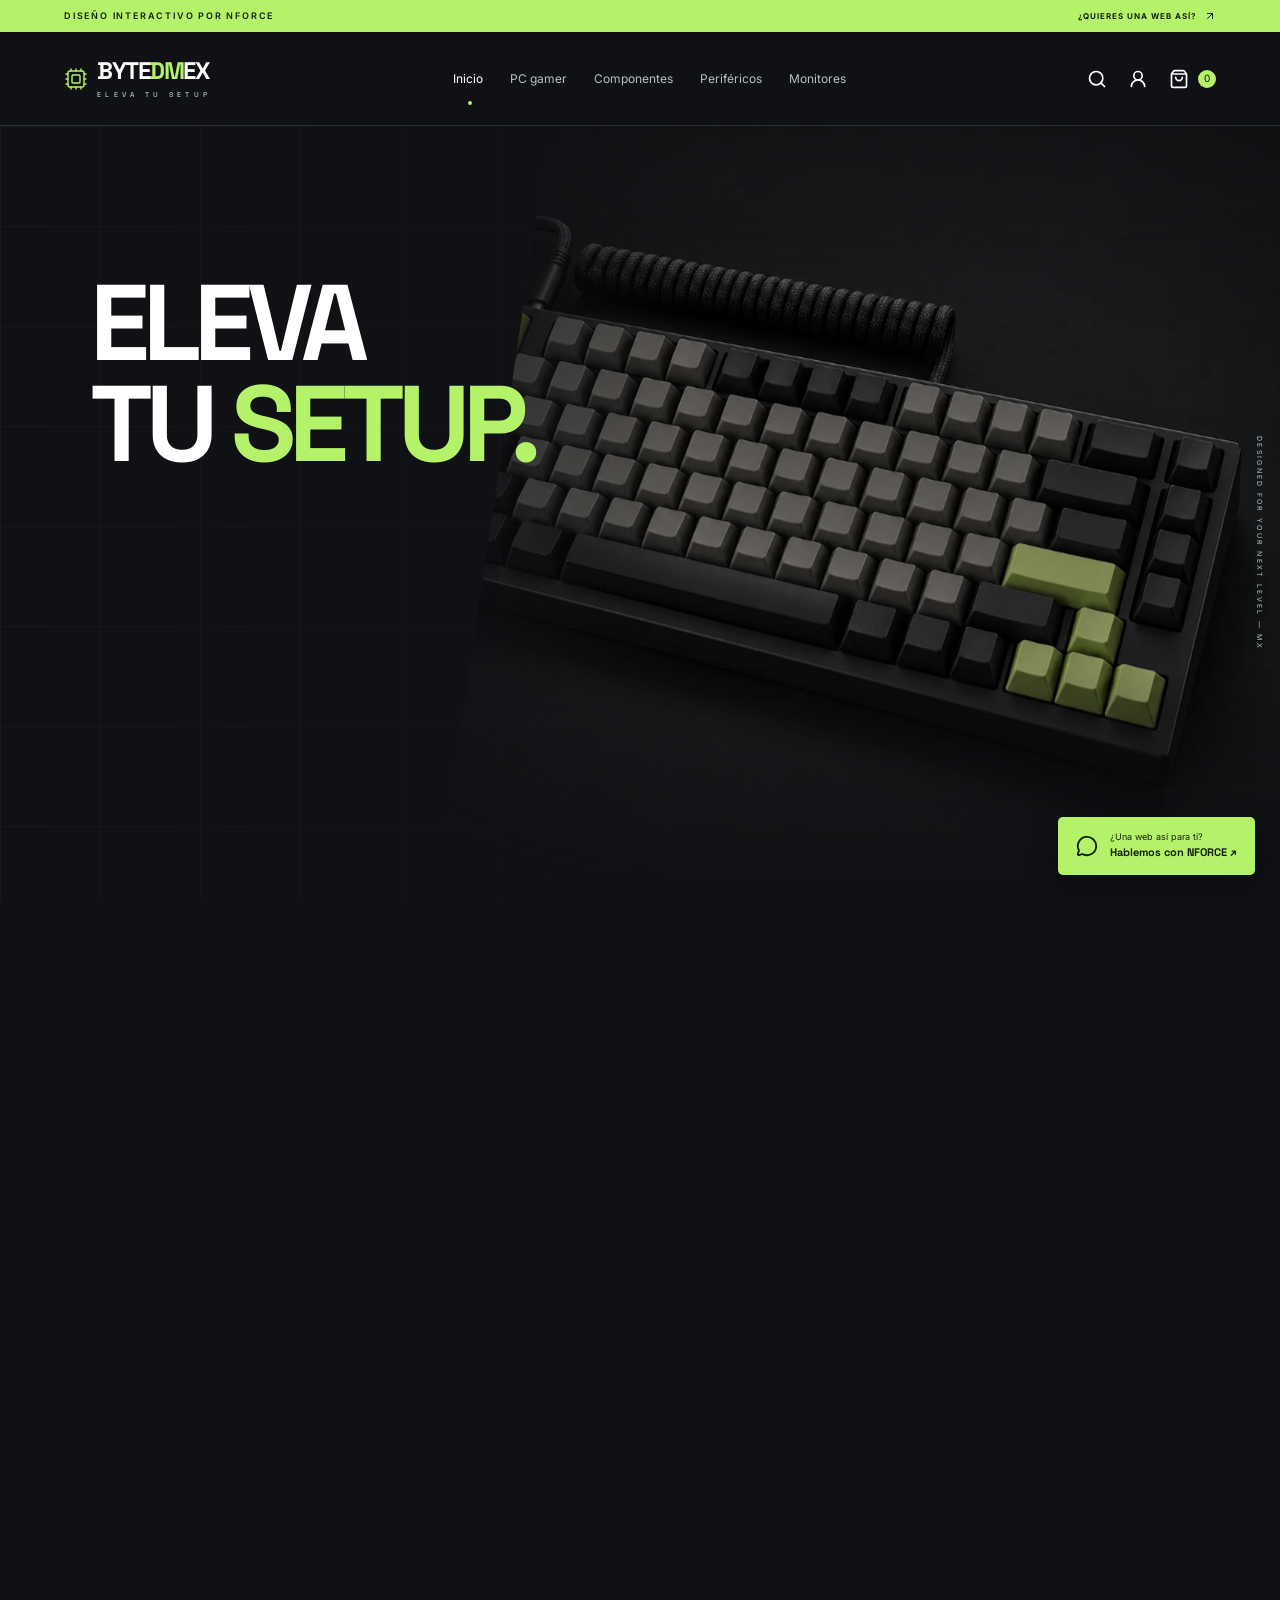
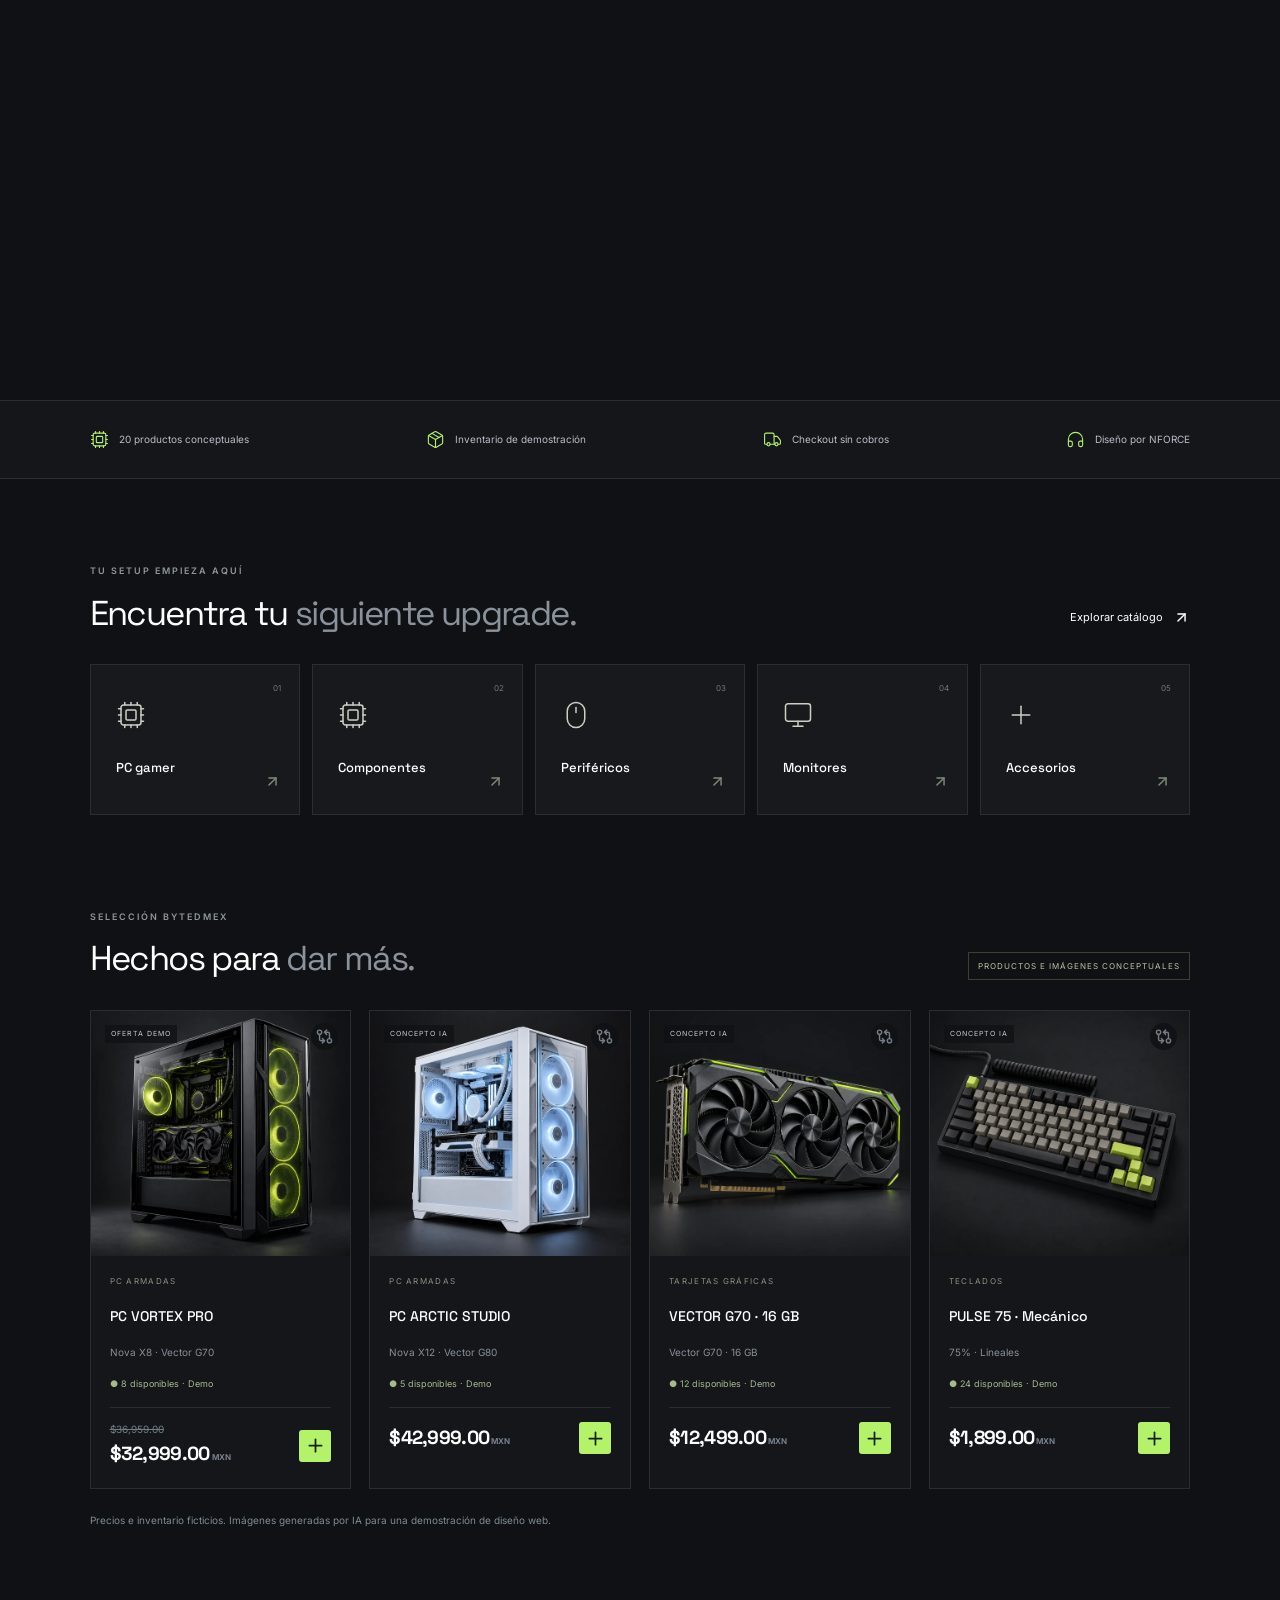
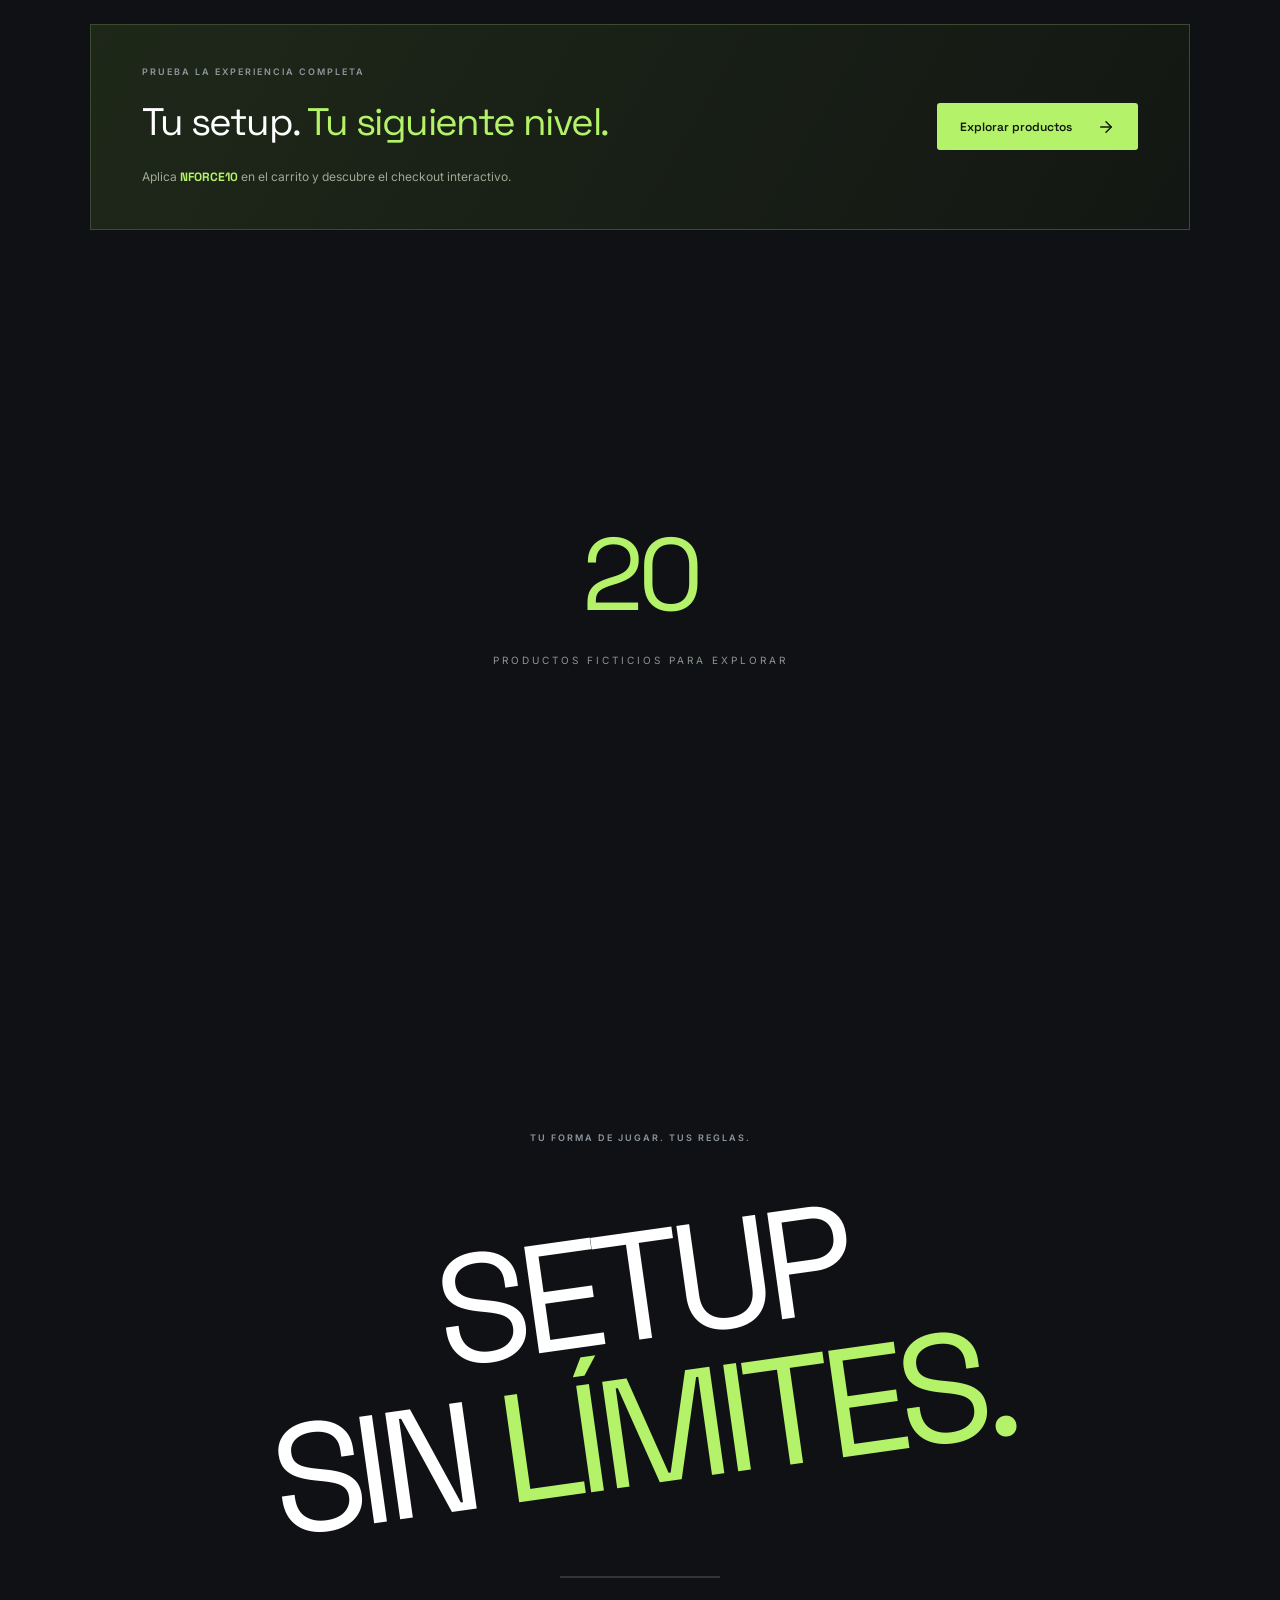
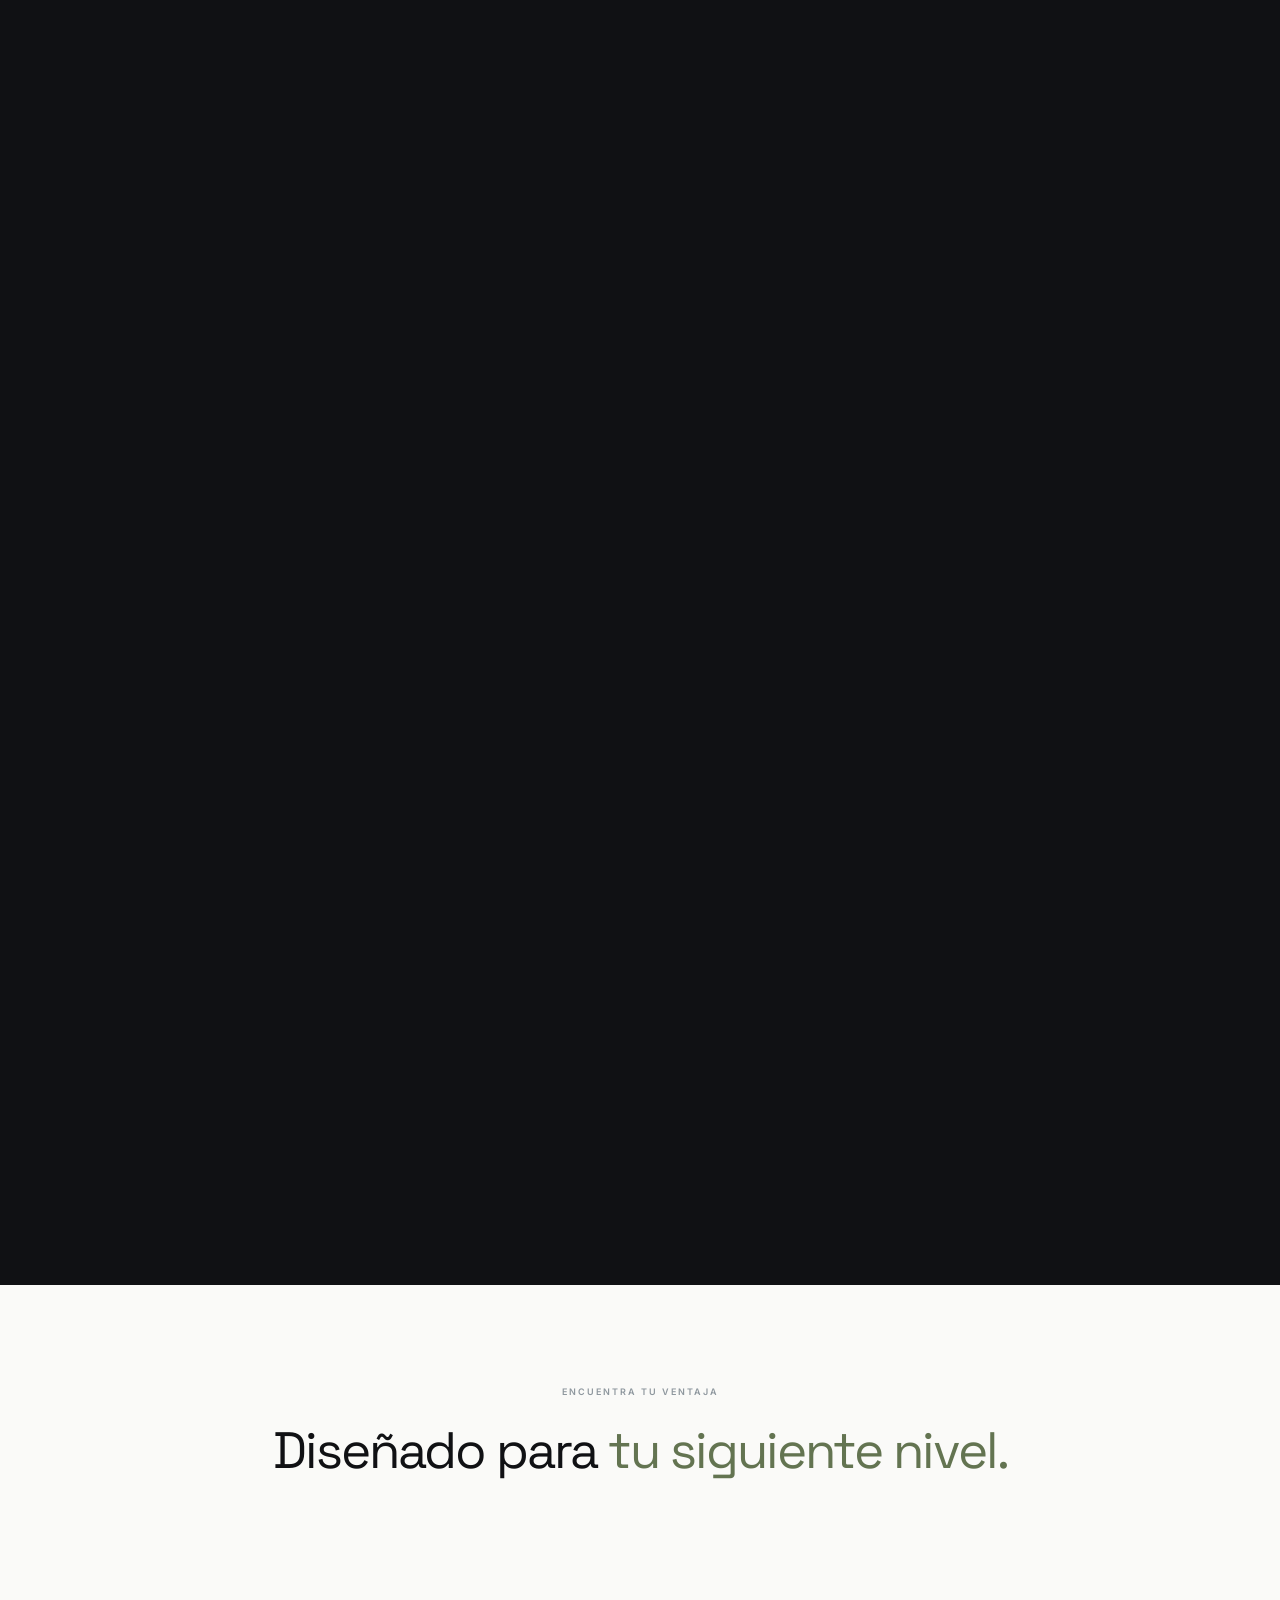
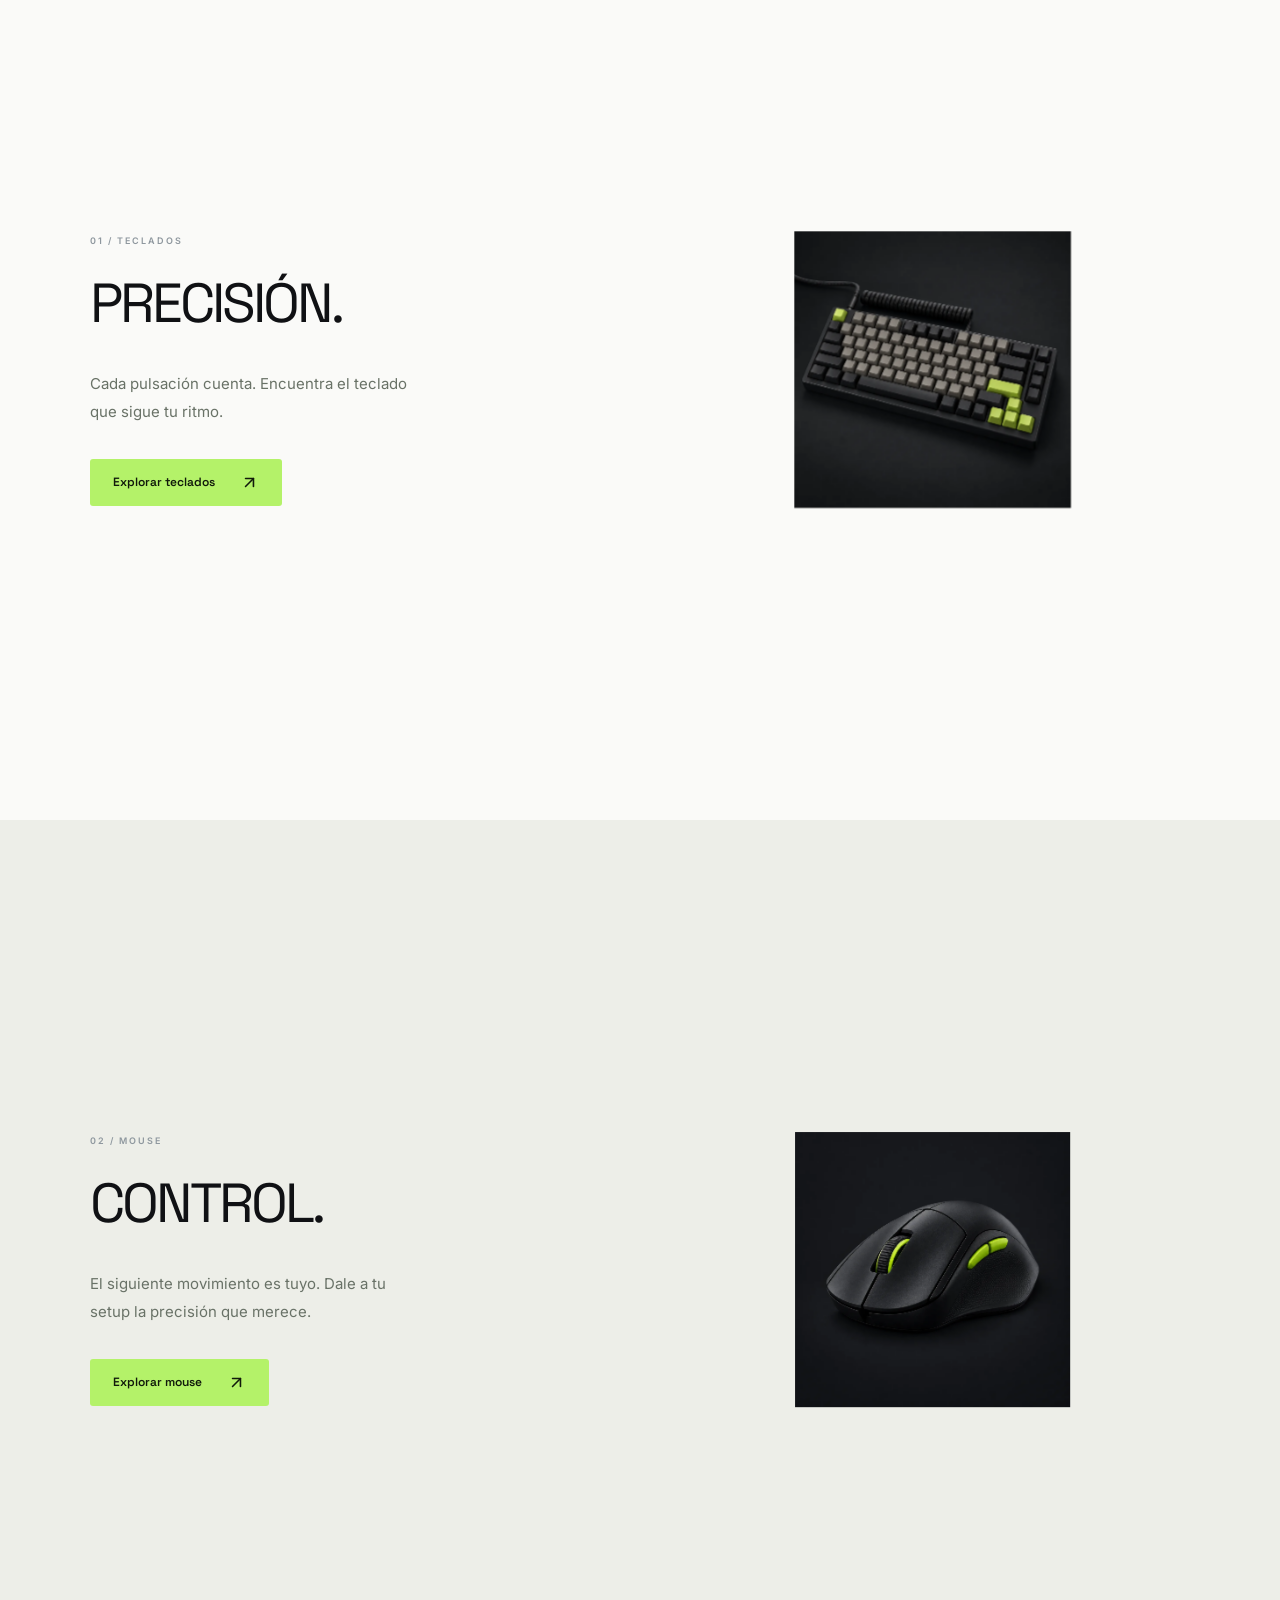
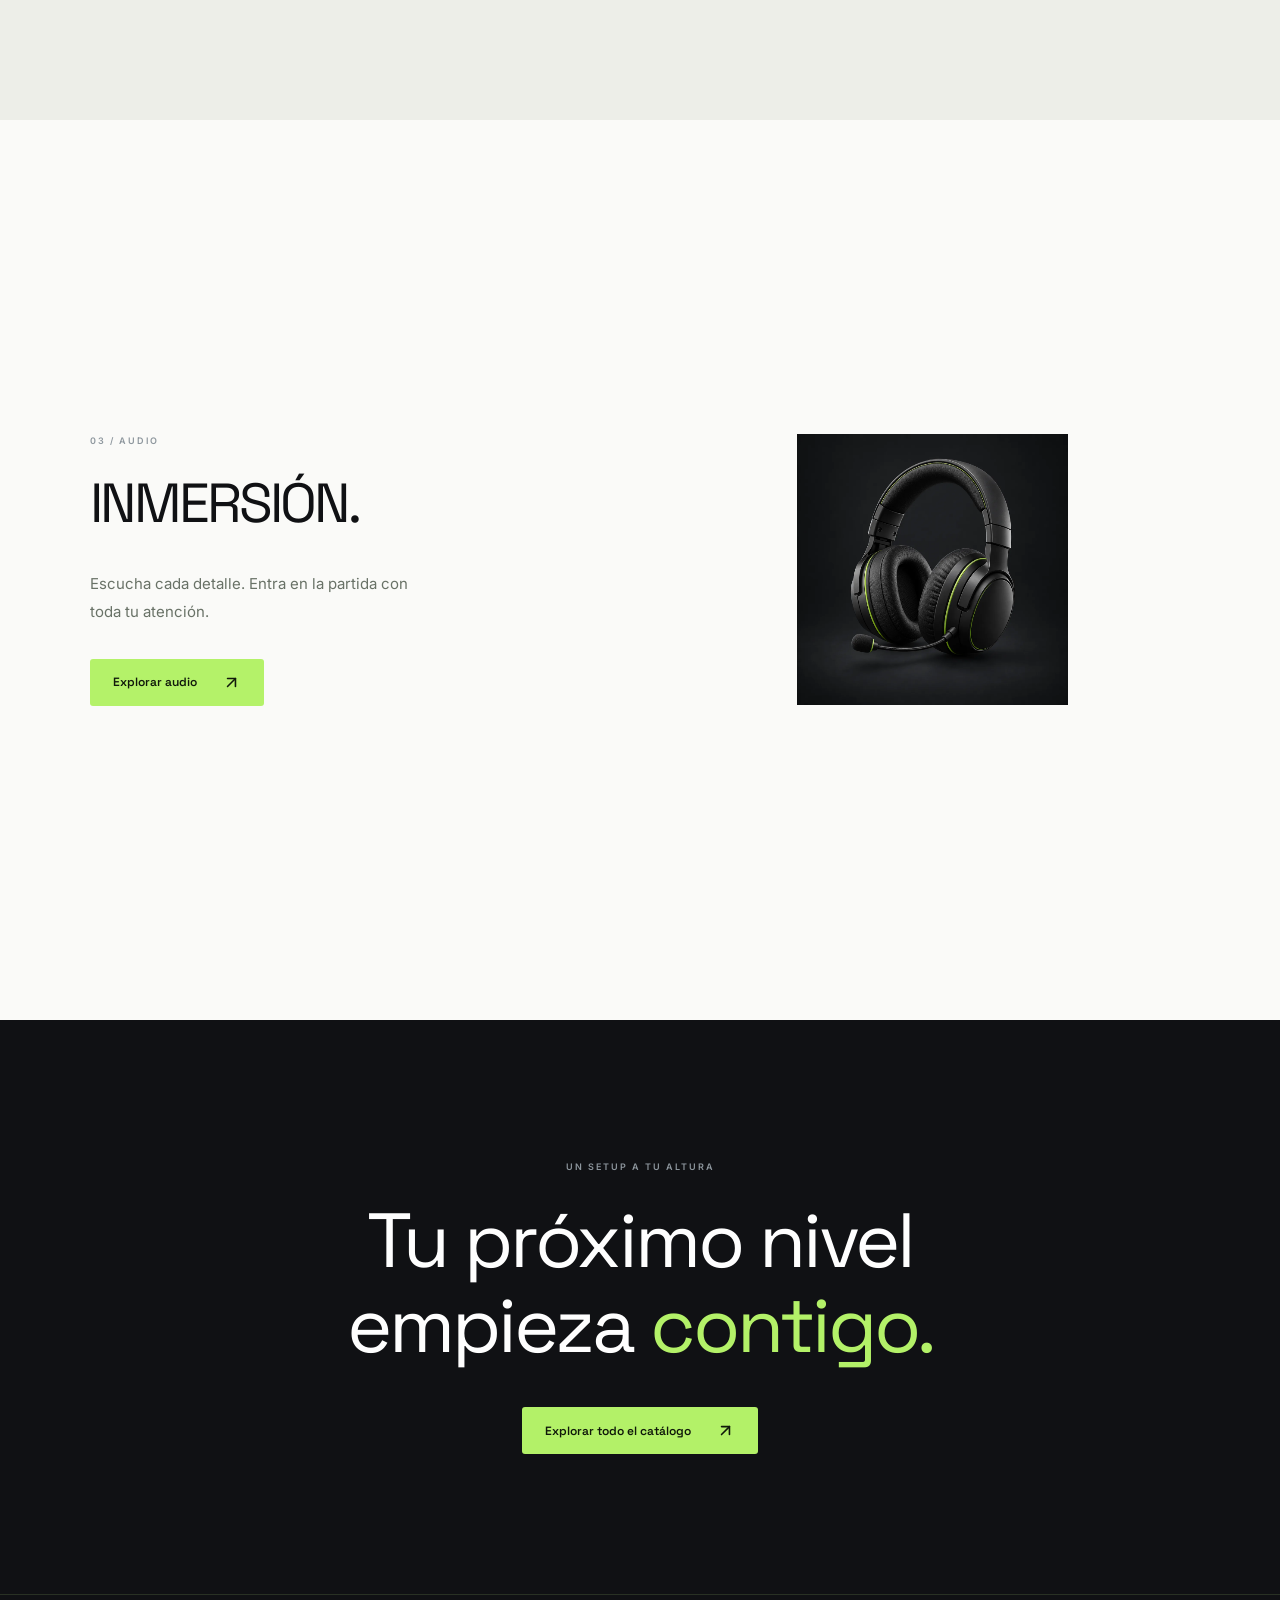
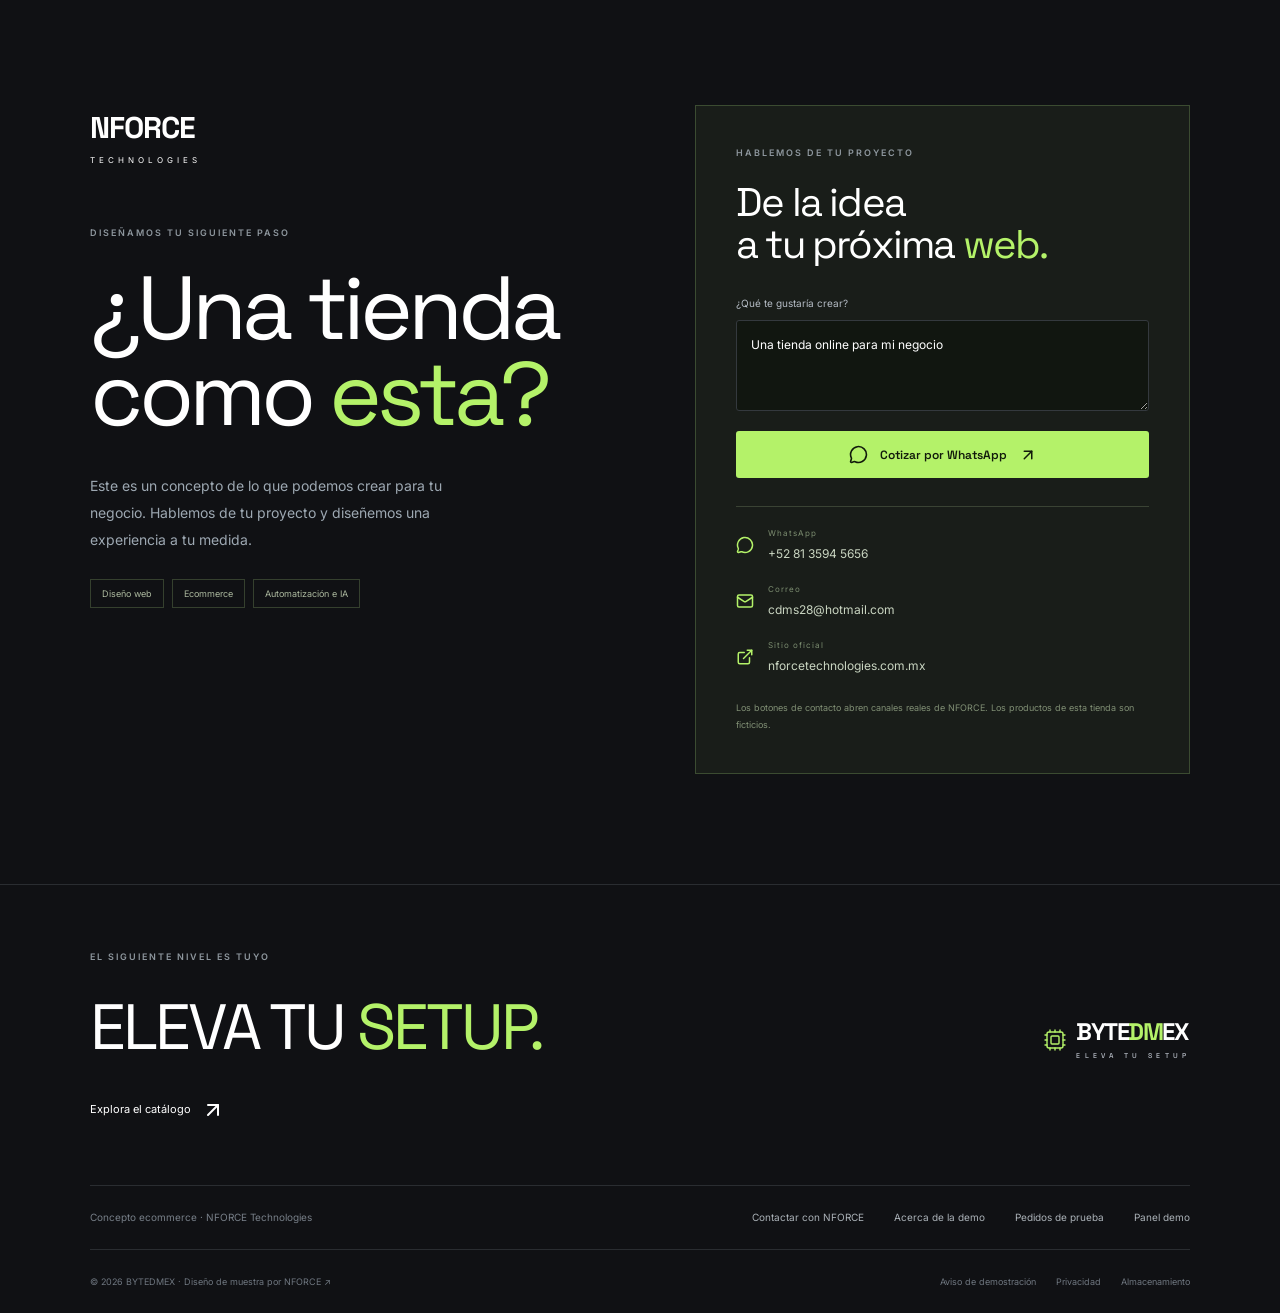
<file: bytedmex/index.html>
<!doctype html>
<html lang="es-MX">
  <head>
    <meta charset="UTF-8" />
    <meta name="viewport" content="width=device-width, initial-scale=1.0" />
    <meta name="theme-color" content="#101114" />
    <meta
      name="description"
      content="BYTEDMEX: demostración ecommerce de NFORCE Technologies. Catálogo ficticio, imágenes de IA y experiencia de compra interactiva."
    />
    <title>BYTEDMEX · Demo ecommerce por NFORCE</title>
    <link rel="icon" href="./favicon.svg" type="image/svg+xml" />
    <script type="module" crossorigin src="./assets/index-CMw_a-mJ.js"></script>
    <link rel="modulepreload" crossorigin href="./assets/rolldown-runtime-BWaJ3C7D.js">
    <link rel="modulepreload" crossorigin href="./assets/animation-Cuwf0cM0.js">
    <link rel="modulepreload" crossorigin href="./assets/react-uaaPF9Wv.js">
    <link rel="stylesheet" crossorigin href="./assets/index-BuLf_9oV.css">
  </head>
  <body>
    <div id="root"></div>
  </body>
</html>
</file>
<file: bytedmex/assets/index-BuLf_9oV.css>
@import "https://fonts.googleapis.com/css2?family=Space+Grotesk:wght@500;600;700&family=Inter:wght@400;500;600&display=swap";@layer components;@layer properties{@supports (((-webkit-hyphens:none)) and (not (margin-trim:inline))) or ((-moz-orient:inline) and (not (color:rgb(from red r g b)))){*,:before,:after{--tw-rotate-x:initial;--tw-rotate-y:initial;--tw-rotate-z:initial;--tw-skew-x:initial;--tw-skew-y:initial;--tw-border-style:solid}::backdrop{--tw-rotate-x:initial;--tw-rotate-y:initial;--tw-rotate-z:initial;--tw-skew-x:initial;--tw-skew-y:initial;--tw-border-style:solid}}}@layer theme{:root,:host{--font-sans:"Inter", system-ui, sans-serif;--font-mono:ui-monospace, SFMono-Regular, Menlo, Monaco, Consolas, "Liberation Mono", "Courier New", monospace;--default-transition-duration:.15s;--default-transition-timing-function:cubic-bezier(.4, 0, .2, 1);--default-font-family:var(--font-sans);--default-mono-font-family:var(--font-mono);--font-display:"Space Grotesk", system-ui, sans-serif}}@layer base{*,:after,:before{box-sizing:border-box;border:0 solid;margin:0;padding:0}::backdrop{box-sizing:border-box;border:0 solid;margin:0;padding:0}::file-selector-button{box-sizing:border-box;border:0 solid;margin:0;padding:0}html,:host{-webkit-text-size-adjust:100%;tab-size:4;line-height:1.5;font-family:var(--default-font-family,-apple-system, BlinkMacSystemFont, "Segoe UI", Roboto, "Helvetica Neue", "Noto Sans", Arial, sans-serif, "Apple Color Emoji", "Segoe UI Emoji", "Segoe UI Symbol", "Noto Color Emoji");font-feature-settings:var(--default-font-feature-settings,normal);font-variation-settings:var(--default-font-variation-settings,normal);-webkit-tap-highlight-color:transparent}hr{height:0;color:inherit;border-top-width:1px}abbr:where([title]){-webkit-text-decoration:underline dotted;text-decoration:underline dotted}h1,h2,h3,h4,h5,h6{font-size:inherit;font-weight:inherit}a{color:inherit;-webkit-text-decoration:inherit;-webkit-text-decoration:inherit;-webkit-text-decoration:inherit;-webkit-text-decoration:inherit;text-decoration:inherit}b,strong{font-weight:bolder}code,kbd,samp,pre{font-family:var(--default-mono-font-family,ui-monospace, SFMono-Regular, Menlo, Monaco, Consolas, "Liberation Mono", "Courier New", monospace);font-feature-settings:var(--default-mono-font-feature-settings,normal);font-variation-settings:var(--default-mono-font-variation-settings,normal);font-size:1em}small{font-size:80%}sub,sup{vertical-align:baseline;font-size:75%;line-height:0;position:relative}sub{bottom:-.25em}sup{top:-.5em}table{text-indent:0;border-color:inherit;border-collapse:collapse}:-moz-focusring:where(:not(iframe)){outline:auto}progress{vertical-align:baseline}summary{display:list-item}ol,ul,menu{list-style:none}img,svg,video,canvas,audio,iframe,embed,object{vertical-align:middle;display:block}img,video{max-width:100%;height:auto}button,input,select,optgroup,textarea{font:inherit;font-feature-settings:inherit;font-variation-settings:inherit;letter-spacing:inherit;color:inherit;opacity:1;background-color:#0000;border-radius:0}::file-selector-button{font:inherit;font-feature-settings:inherit;font-variation-settings:inherit;letter-spacing:inherit;color:inherit;opacity:1;background-color:#0000;border-radius:0}:where(select:is([multiple],[size])) optgroup{font-weight:bolder}:where(select:is([multiple],[size])) optgroup option{padding-inline-start:20px}::file-selector-button{margin-inline-end:4px}::placeholder{opacity:1}@supports (not ((-webkit-appearance:-apple-pay-button))) or (contain-intrinsic-size:1px){::placeholder{color:currentColor}@supports (color:color-mix(in lab, red, red)){::placeholder{color:color-mix(in oklab, currentcolor 50%, transparent)}}}textarea{resize:vertical}::-webkit-search-decoration{-webkit-appearance:none}::-webkit-date-and-time-value{min-height:1lh;text-align:inherit}::-webkit-datetime-edit{display:inline-flex}::-webkit-datetime-edit-fields-wrapper{padding:0}::-webkit-datetime-edit{padding-block:0}::-webkit-datetime-edit-year-field{padding-block:0}::-webkit-datetime-edit-month-field{padding-block:0}::-webkit-datetime-edit-day-field{padding-block:0}::-webkit-datetime-edit-hour-field{padding-block:0}::-webkit-datetime-edit-minute-field{padding-block:0}::-webkit-datetime-edit-second-field{padding-block:0}::-webkit-datetime-edit-millisecond-field{padding-block:0}::-webkit-datetime-edit-meridiem-field{padding-block:0}::-webkit-calendar-picker-indicator{line-height:1}:-moz-ui-invalid{box-shadow:none}button,input:where([type=button],[type=reset],[type=submit]){appearance:button}::file-selector-button{appearance:button}::-webkit-inner-spin-button{height:auto}::-webkit-outer-spin-button{height:auto}[hidden]:where(:not([hidden=until-found])){display:none!important}}@layer utilities{.visible{visibility:visible}.contents{display:contents}.hidden{display:none}.transform{transform:var(--tw-rotate-x,) var(--tw-rotate-y,) var(--tw-rotate-z,) var(--tw-skew-x,) var(--tw-skew-y,)}.border{border-style:var(--tw-border-style);border-width:1px}.transition{transition-property:color,background-color,border-color,outline-color,text-decoration-color,fill,stroke,--tw-gradient-from,--tw-gradient-via,--tw-gradient-to,opacity,box-shadow,transform,translate,scale,rotate,filter,-webkit-backdrop-filter,backdrop-filter,display,content-visibility,overlay,pointer-events;transition-timing-function:var(--tw-ease,var(--default-transition-timing-function));transition-duration:var(--tw-duration,var(--default-transition-duration))}}:root{font-family:var(--font-sans);color:#fff;font-synthesis:none;--page-bg:#101114;--page-text:#fff;--brand:#b4f269;--muted:#a4a9b1;--line:#2a2d31;background:#101114}*{box-sizing:border-box}body{-webkit-font-smoothing:antialiased;margin:0}button,a,input,select,textarea{-webkit-tap-highlight-color:transparent}button,a{touch-action:manipulation}button{cursor:pointer;font:inherit;color:inherit;background:0 0;border:0}a{color:inherit;text-decoration:none}button:disabled{opacity:.45;cursor:not-allowed}button:focus-visible,a:focus-visible,input:focus-visible,select:focus-visible,textarea:focus-visible{outline:2px solid var(--brand);outline-offset:5px}h1,h2,h3,p{margin:0}h1,h2,h3,strong,.button,.logo{font-family:var(--font-display)}em{color:var(--brand);font-style:normal}.green{color:var(--brand)}.muted{color:var(--muted);font-size:14px;line-height:1.8}.app-shell{background:#101114;min-height:100vh;overflow:clip}.announcement{background:var(--brand);color:#152010;letter-spacing:1.8px;justify-content:space-between;align-items:center;height:32px;padding:0 5%;font-size:9px;font-weight:600;display:flex}.announcement-right{letter-spacing:.4px}.announcement-right span{margin-left:20px}.navbar{border-bottom:1px solid var(--line);z-index:30;background:#101114;justify-content:space-between;align-items:center;height:94px;padding:0 5%;display:flex;position:relative}.logo{align-items:center;gap:9px;display:flex}.logo>svg{color:var(--brand)}.logo>span{letter-spacing:-1.5px;font-size:24px;font-weight:700;line-height:1}.logo b{color:var(--brand)}.logo small{letter-spacing:4.3px;color:#b8bec7;text-align:center;margin-top:8px;font-size:7px;font-weight:500;display:block}.navbar nav{color:#b8bec7;gap:27px;font-size:12px;display:flex}.navbar nav button{padding:0}.navbar nav a,.navbar nav button{transition:color .2s;position:relative}.navbar nav a:hover,.navbar nav button:hover,.navbar nav .active{color:#fff}.navbar nav .active:after{content:"";background:var(--brand);border-radius:50%;width:4px;height:4px;position:absolute;bottom:-17px;left:50%}.nav-actions{align-items:center;gap:21px;display:flex}.cart-button{align-items:center;gap:9px;display:flex}.cart-button span{background:var(--brand);color:#101114;border-radius:50%;place-items:center;min-width:18px;height:18px;font-size:10px;display:grid}.mobile-menu{display:none}.mobile-drawer{z-index:50;border-bottom:1px solid var(--line);background:#17191d;flex-direction:column;gap:20px;padding:25px;display:flex;position:absolute;top:126px;left:0;right:0}.hero{isolation:isolate;background:#101114;height:calc(100svh - 126px);min-height:620px;max-height:1100px;position:relative;overflow:hidden}.hero-grid{opacity:.17;background-image:linear-gradient(#444 1px,#0000 1px),linear-gradient(90deg,#444 1px,#0000 1px);background-size:100px 100px;position:absolute;inset:0;-webkit-mask-image:linear-gradient(90deg,#000,#0000 60%);mask-image:linear-gradient(90deg,#000,#0000 60%)}.hero-media{clip-path:polygon(43% 0,100% 0,100% 100%,34% 100%);z-index:-1;background:#15171a;position:absolute;inset:0}.hero-video-inner{inset-block:0;width:72%;position:absolute;right:0;overflow:hidden}.hero video{object-fit:cover;filter:brightness(.67)saturate(.72);width:100%;height:100%}.video-shade{pointer-events:none;background:linear-gradient(90deg,#101114 0%,#0000 35%),linear-gradient(#10111488,#0000 25% 70%,#101114 100%);position:absolute;inset:0}.hero-content{width:68%;max-width:1120px;padding:8% 0 90px 7%;position:relative}.hero-kicker{letter-spacing:2.5px;color:#cbd0d2;align-items:center;gap:10px;margin-bottom:29px;font-size:10px;display:flex}.live-dot{background:var(--brand);border-radius:50%;width:6px;height:6px;box-shadow:0 0 0 5px #b4f2690b}.kicker-line{background:#ffffff40;width:55px;height:1px;margin-left:5px}.hero h1{letter-spacing:-.065em;font-size:clamp(72px,8.4vw,150px);font-weight:700;line-height:.94}.hero h1 span{color:var(--brand)}.hero-subtitle{color:#b8bec7;max-width:400px;margin-top:28px;font-size:13px;line-height:1.9}.hero-ctas{align-items:center;gap:22px;margin-top:32px;display:flex}.button{border-radius:3px;justify-content:center;align-items:center;gap:25px;min-height:47px;padding:14px 23px;font-size:12px;font-weight:600;transition:transform .2s,background .2s;display:inline-flex}.button:hover{transform:translateY(-2px)}.button.primary{background:var(--brand);color:#111a0b}.button.primary:hover{background:#c8ff87}.button.secondary{border:1px solid var(--line);background:#1c1f24}.hero-secondary{color:#fff;gap:12px;padding-inline:0;font-size:11px}.hero-caption{letter-spacing:1.8px;color:#8b929b;align-items:center;gap:12px;margin-top:45px;font-size:8px;line-height:1.8;display:flex}.tiny-cross{color:var(--brand);font-size:26px;font-weight:300}.hero-bottom{letter-spacing:1.5px;color:#a2a8b0;border-top:1px solid #ffffff19;justify-content:space-between;align-items:center;padding-top:19px;font-size:8px;display:flex;position:absolute;bottom:24px;left:7%;right:5%}.hero-bottom>span:first-child{align-items:center;gap:10px;display:flex}.hero-bottom>span:nth-child(2){margin-left:auto;margin-right:35px}.hero-side-label{writing-mode:vertical-rl;letter-spacing:2.3px;color:#b6bfc5;font-size:7px;position:absolute;top:40%;right:16px}.trust-strip{border-block:1px solid var(--line);background:#14161a;justify-content:space-between;gap:20px;padding:29px 7%;display:flex}.trust-strip span{color:#b8bec7;align-items:center;gap:10px;font-size:10px;display:flex}.trust-strip svg{width:19px;height:19px;color:var(--brand);stroke-width:1.4px}.section{max-width:1680px;margin:auto;padding:85px 7%}.section-heading{justify-content:space-between;align-items:flex-end;gap:25px;margin-bottom:30px;display:flex}.eyebrow{letter-spacing:2px;color:#8e979e;margin-bottom:15px;font-size:9px;font-weight:600;display:block}.section h2{letter-spacing:-1.6px;font-size:clamp(25px,2.7vw,43px);line-height:1.2}.section h1{letter-spacing:-2.6px;margin-bottom:25px;font-size:clamp(37px,4vw,65px);line-height:1.1}.section-heading h2 em{color:#8a929c}.text-link{align-items:center;gap:10px;padding:8px 0;font-size:11px;display:inline-flex}.text-link:hover{color:var(--brand)}.category-grid{grid-template-columns:repeat(5,1fr);gap:12px;display:grid}.category-grid button{border:1px solid var(--line);text-align:left;background:#17191d;min-height:151px;padding:25px;transition:border-color .25s,transform .25s;position:relative}.category-grid button:hover{border-color:var(--brand);transform:translateY(-4px)}.category-index{color:#707780;font-size:8px;position:absolute;top:17px;right:18px}.category-grid button>svg:nth-child(2){color:#c9d1c3;stroke-width:1.2px;width:30px;height:30px;margin-bottom:24px;display:block}.category-grid strong{font-size:13px;font-weight:500}.category-grid button>svg:last-child{color:#7f8b7a;position:absolute;bottom:24px;right:18px}.featured{padding-top:10px}.demo-label{color:#b4c6a3;letter-spacing:1px;border:1px solid #39412f;padding:7px 9px;font-size:8px;display:inline-block}.product-grid{grid-template-columns:repeat(4,minmax(0,1fr));gap:18px;display:grid}.product-card{border:1px solid var(--line);background:#14161a;min-width:0;transition:border-color .2s}.product-card:hover{border-color:#56604a}.product-visual{background:#1c1e20;height:245px;position:relative;overflow:hidden}.product-badge{z-index:2;color:#c4c9cf;letter-spacing:1px;background:#101114c4;padding:4px 6px;font-size:7px;position:absolute;top:14px;left:14px}.compare-toggle{z-index:2;color:#747c86;background:#101114dd;border-radius:50%;padding:5px;position:absolute;top:12px;right:12px}.compare-toggle.on{color:var(--brand)}.product-image-button{width:100%;height:100%;padding:0}.product-visual img{object-fit:cover;width:100%;height:100%;transition:transform .5s}.product-card:hover img{transform:scale(1.07)}.product-placeholder{color:#97ab86;background:radial-gradient(at 50% 40%,#333e2e,#1a1d1c 70%);flex-direction:column;justify-content:center;align-items:center;gap:20px;width:100%;height:100%;display:flex}.product-placeholder span{letter-spacing:2px;font-size:8px}.product-info{padding:19px}.product-brand{letter-spacing:1.3px;color:#87917d;margin-bottom:9px;font-size:8px;display:block}.product-title{text-align:left;font-family:var(--font-display);min-height:42px;padding:0;font-size:14px;font-weight:500;line-height:1.5;display:block}.product-spec{color:#878f98;white-space:nowrap;text-overflow:ellipsis;margin-top:7px;font-size:10px;overflow:hidden}.stock{color:#a6ba8e;margin:17px 0;font-size:9px;display:block}.product-price{border-top:1px solid var(--line);justify-content:space-between;align-items:center;padding-top:14px;display:flex}.product-price strong{letter-spacing:-.7px;font-size:19px}.product-price small{color:#77818d;font-size:8px;font-family:var(--font-sans);letter-spacing:0}.product-price button{background:var(--brand);color:#142010;border-radius:3px;place-items:center;width:32px;height:32px;display:grid}.preloader{z-index:1000;clip-path:polygon(0 0,100% 0,100% 100%,0 100%);font-family:var(--font-display);background:#101114;flex-direction:column;justify-content:center;align-items:center;display:flex;position:fixed;inset:0}.preloader>span:first-child{letter-spacing:6px;font-size:16px}.preloader b{color:var(--brand)}.loading-number{color:var(--brand);letter-spacing:-8px;margin:25px 0;font-size:100px}.preloader small{letter-spacing:4px;color:#89917e;font-size:8px}.story{background:var(--page-bg);color:var(--page-text);transition:background-color .6s,color .6s}.stats-section{justify-content:center;align-items:center;min-height:70vh;padding:80px 6%;display:flex}.stats-slider{text-align:center;width:100%;max-width:1000px;position:relative}.stat-slide{width:100%;position:absolute;inset:0}.stat-slide.first{position:relative}.stat-mask{overflow:hidden}.stat-slide h2{color:var(--brand);letter-spacing:-.06em;font-size:clamp(48px,8vw,118px);line-height:1.25}.stat-slide p{letter-spacing:3px;color:#8d958d;margin-top:12px;font-size:10px;line-height:1.8}.big-text{flex-direction:column;justify-content:center;align-items:center;min-height:100svh;padding:80px 6%;display:flex;overflow:hidden}.big-text>.eyebrow{margin-bottom:70px}.big-text h2{letter-spacing:-.07em;white-space:nowrap;font-size:clamp(55px,12vw,180px);line-height:.95}.story-progress{background:#ffffff25;width:160px;height:2px;margin-top:70px}.story-progress i{background:var(--brand);transform-origin:0;height:2px;display:block}.stack-heading{text-align:center;color:#101114;background:#fafaf8;padding:100px 7% 30px}.stack-heading h2{letter-spacing:-2px;font-size:clamp(30px,4vw,60px)}.stack-heading em{color:#637451}.stack-wrapper{perspective:250vw;height:100svh;position:sticky;top:0;overflow:hidden}.stack-card{color:#101114;transform-origin:50% 10%;width:100%;height:100%;transform-style:preserve-3d;background:#fafaf8;align-items:center;display:flex}.stack-wrapper:nth-child(2) .stack-card{background:#edeee8}.stack-inner{grid-template-columns:1fr 1fr;align-items:center;gap:70px;width:100%;max-width:1300px;margin:auto;padding:40px 7%;display:grid}.stack-inner h2{letter-spacing:-3px;font-size:clamp(35px,4.3vw,72px)}.stack-inner p{color:#697267;max-width:330px;margin:25px 0 32px;font-size:15px;line-height:1.9}.stack-image{aspect-ratio:1;border-radius:24px;width:100%;overflow:hidden}.stack-image img{object-fit:cover;width:100%;height:100%}.story-ending{text-align:center;padding:140px 7%}.story-ending h2{letter-spacing:-3px;margin:25px 0 40px;font-size:clamp(40px,6vw,90px);line-height:1.1}footer{border-top:1px solid var(--line);background:#101114;padding:65px 7% 25px}.footer-top{justify-content:space-between;align-items:center;gap:30px;margin-bottom:55px;display:flex}.footer-top h2{letter-spacing:-3px;margin-bottom:15px;font-size:clamp(30px,5vw,72px)}.footer-links{border-top:1px solid var(--line);border-bottom:1px solid var(--line);color:#abb2b8;flex-wrap:wrap;gap:30px;padding:24px 0;font-size:10px;display:flex}.footer-links>span{color:#777f88;margin-right:auto}.footer-bottom{color:#6f7780;justify-content:space-between;padding-top:25px;font-size:9px;display:flex}.footer-bottom>div{gap:20px;display:flex}.narrow{max-width:1100px;min-height:60vh}.form-page{max-width:650px;min-height:70vh}.form-page h1{font-size:42px}.form-page form{flex-direction:column;gap:18px;margin-block:30px;display:flex}.form-page .button{width:100%}label{color:#b5bcc5;flex-direction:column;gap:9px;font-size:11px;display:flex}input,select,textarea{color:#fff;width:100%;font:inherit;background:#191c20;border:1px solid #34393e;border-radius:3px;padding:14px;font-size:13px}input::placeholder{color:#78828d}textarea{min-height:90px}.checkbox{flex-direction:row;align-items:flex-start;line-height:1.8}.checkbox input{width:16px;accent-color:var(--brand);margin-top:4px}.alert{color:#c5d3b6;background:#b4f26909;border:1px solid #525d36;padding:16px 20px;font-size:12px;line-height:1.8}.account-actions{flex-wrap:wrap;gap:15px;margin:30px 0;display:flex}.empty{text-align:center;flex-direction:column;justify-content:center;align-items:center;gap:25px;min-height:300px;padding:40px;display:flex}.empty>svg{color:var(--brand)}.empty h2{font-size:24px}.cart-lines{margin-top:40px}.cart-line{border-bottom:1px solid var(--line);align-items:center;gap:22px;padding:22px 0;display:flex}.cart-art{background:#1b1e22;flex-shrink:0;place-items:center;width:100px;height:90px;display:grid}.cart-art img{object-fit:cover;width:100%;height:100%}.cart-line h3{margin-bottom:7px;font-size:15px}.cart-line small{color:#94a685;font-size:10px}.cart-line strong{margin-top:12px;font-size:17px;display:block}.quantity{border:1px solid var(--line);align-items:center;gap:13px;margin-left:auto;padding:9px;font-size:12px;display:flex}.quantity button{display:flex}.icon-button{justify-content:center;align-items:center;padding:10px;display:inline-flex}.cart-summary{background:#17191d;grid-template-columns:1fr auto;gap:15px;margin-top:35px;padding:28px;display:grid}.cart-summary>span{font-size:13px}.cart-summary>strong{font-size:25px}.cart-summary p{color:#9ca6ae;grid-column:1/-1;font-size:11px;line-height:1.8}.cart-summary a{grid-column:1/-1}.catalog-page{padding-top:65px}.catalog-toolbar{gap:20px;margin-block:35px;display:flex}.catalog-toolbar select{width:210px}.search{background:#191c20;border:1px solid #34393e;flex-direction:row;flex:1;align-items:center;padding:0 15px;display:flex}.search input{background:0 0;border:0;padding-left:0}.catalog-layout{grid-template-columns:200px 1fr;gap:35px;display:grid}.filters h3{align-items:center;gap:10px;margin:8px 0 22px;font-size:13px;display:flex}.filters button{color:#99a2ac;text-align:left;justify-content:space-between;width:100%;padding:13px 10px;font-size:11px;display:flex}.filters button.selected{color:var(--brand);border-left:2px solid var(--brand);background:#b4f26910}.filters button span{color:#6d7968;font-size:9px}.filters p{color:#707b85;margin-top:30px;font-size:10px;line-height:1.8}.catalog-products{grid-template-columns:repeat(3,minmax(0,1fr))}.results-count{color:#858f99;margin-bottom:17px;font-size:10px}.catalog-products .product-visual{height:220px}.modal{color:#fff;z-index:100;background:#17191d;border:1px solid #3a4046;width:min(1000px,94vw);max-height:90svh;margin:auto;padding:45px;position:fixed;inset:0;overflow:auto}.modal::backdrop{-webkit-backdrop-filter:blur(6px);backdrop-filter:blur(6px);background:#000b}.modal-close{z-index:10;padding:7px;position:absolute;top:15px;right:15px}.product-detail{grid-template-columns:1fr 1fr;align-items:center;gap:35px;display:grid}.detail-art{aspect-ratio:1;background:#22262b;place-items:center;display:grid;overflow:hidden}.detail-art img{object-fit:cover;width:100%;height:100%}.product-detail h2{margin-top:15px;font-size:30px;line-height:1.2}.product-detail p{color:#abb4be;margin:15px 0;font-size:12px;line-height:1.8}.detail-price{font-size:32px;display:block}.detail-price small{color:#8b969e;font-size:11px}.product-detail dl{margin-top:25px;font-size:11px}.product-detail dl>div{border-bottom:1px solid var(--line);justify-content:space-between;padding:11px 0;display:flex}.product-detail dt{color:#8b969e}.comparison{grid-template-columns:repeat(3,minmax(0,1fr));gap:25px;display:grid}.comparison h3{margin-bottom:20px;font-size:18px}.comparison strong{color:var(--brand);font-size:24px}.comparison p{border-bottom:1px solid var(--line);padding:15px 0;font-size:12px}.comparison small{color:#8d97a1;margin-bottom:5px;display:block}.comparison button{margin-top:20px}.compare-bar{z-index:50;white-space:nowrap;background:#242b22;border:1px solid #596b43;align-items:center;gap:24px;padding:12px 18px;font-size:11px;display:flex;position:fixed;bottom:22px;left:50%;transform:translate(-50%);box-shadow:0 10px 40px #0005}.compare-bar span,.compare-bar button{align-items:center;gap:9px;display:flex}.compare-bar button{color:var(--brand)}.toast{z-index:120;color:#101114;background:#b4f269;border-radius:4px;align-items:center;gap:12px;padding:17px 23px;font-size:12px;display:flex;position:fixed;bottom:25px;right:25px;box-shadow:0 10px 40px #0005}.order-card{border:1px solid var(--line);background:#17191d;margin-block:25px;padding:28px}.order-card h3{margin-top:8px;font-size:20px}.order-card small{color:#91a17c;font-size:10px}.order-card p{color:#9ca6b0;justify-content:space-between;margin:10px 0;font-size:12px;line-height:1.8;display:flex}.order-progress{border-top:1px solid var(--line);justify-content:space-between;gap:10px;margin-top:30px;padding-top:20px;display:flex}.order-progress>span{color:#6b7581;max-width:100px;font-size:8px;line-height:1.8}.order-progress i{text-align:center;border:1px solid #424b54;border-radius:50%;width:24px;height:24px;margin-bottom:7px;padding:3px;font-size:9px;font-style:normal;display:block}.order-progress .complete{color:#b4c999}.order-progress .complete i{background:var(--brand);color:#101114;border-color:var(--brand)}.prose p{color:#a4aeb8;max-width:700px;margin:25px 0;font-size:14px;line-height:1.95}.admin-layout{grid-template-columns:230px 1fr;min-height:75vh;display:grid}.admin-sidebar{border-right:1px solid var(--line);background:#14161a;padding:40px 22px}.admin-sidebar h2{letter-spacing:-.5px;margin-bottom:30px;font-size:21px}.admin-sidebar button{text-align:left;color:#9ea7b1;align-items:center;gap:12px;width:100%;margin-bottom:6px;padding:14px 13px;font-size:11px;display:flex}.admin-sidebar .selected{color:var(--brand);border-left:2px solid var(--brand);background:#b4f2690e}.admin-status{color:#a6b790;margin-top:50px;font-size:9px;line-height:2}.admin-status i{background:var(--brand);border-radius:50%;width:5px;height:5px;margin-right:6px;display:inline-block}.admin-status small{color:#6f7b86;font-size:8px}.admin-content{min-width:0;padding:45px 4%}.admin-content h1{letter-spacing:-1.7px;font-size:36px}.metric-grid{grid-template-columns:repeat(4,1fr);gap:16px;margin:25px 0;display:grid}.metric{border:1px solid var(--line);background:#17191d;min-width:0;padding:22px}.metric small{color:#86939c;font-size:10px}.metric strong{letter-spacing:-1px;margin-top:18px;font-size:27px;display:block}.admin-panel{border:1px solid var(--line);background:#17191d;margin:22px 0;padding:25px}.admin-panel h3{margin-bottom:18px;font-size:17px}.admin-panel p{margin-bottom:10px;font-size:12px;line-height:1.8}.table-wrap{margin-top:25px;overflow:auto}table{border-collapse:collapse;text-align:left;width:100%;font-size:11px}th{color:#8d99a2;border-bottom:1px solid #3d434a;padding:14px;font-weight:400}td{border-bottom:1px solid var(--line);padding:17px 14px}td button{color:var(--brand);font-size:10px}.form-grid{grid-template-columns:1fr 1fr;gap:18px;display:grid}.form-grid h3{grid-column:1/-1}@media (min-width:1600px){.hero-content{padding-top:7%}.hero-ctas{margin-top:45px}.hero-caption{margin-top:65px}}@media (max-width:1100px){.navbar nav{gap:15px;font-size:10px}.nav-actions{gap:14px}.navbar .logo>span{font-size:21px}.hero-content{width:80%;padding-top:100px}.hero h1{font-size:105px}.product-grid{gap:12px}.product-visual{height:200px}.product-info{padding:14px}.product-price strong{font-size:17px}.catalog-layout{grid-template-columns:160px 1fr;gap:20px}.catalog-products{grid-template-columns:repeat(2,minmax(0,1fr))}.category-grid button{padding:20px 15px}.category-grid strong{font-size:11px}.metric-grid{grid-template-columns:repeat(2,1fr)}}@media (max-width:760px){.announcement{height:28px;padding-inline:5%;font-size:7px}.announcement-right{font-size:7px}.navbar{height:76px}.navbar nav{display:none}.nav-actions{gap:16px}.nav-actions>a[aria-label=Mi\ cuenta]{display:none}.mobile-menu{display:block}.mobile-drawer{top:104px}.hero{height:calc(100svh - 104px);min-height:680px;max-height:1000px}.hero-content{width:100%;padding:75px 6% 0}.hero h1{letter-spacing:-5px;font-size:clamp(69px,15vw,115px)}.hero-kicker{letter-spacing:2px;margin-bottom:28px;font-size:8px}.hero-media{clip-path:polygon(45% 0,100% 0,100% 100%,10% 100%);opacity:.65}.hero-video-inner{width:100%}.hero video{object-position:65% center;filter:brightness(.4)saturate(.65)}.video-shade{background:linear-gradient(90deg,#101114ee,#0000 90%),linear-gradient(#0000 55%,#101114)}.hero-subtitle{max-width:290px;margin-top:25px;font-size:12px}.hero-ctas{flex-direction:column;align-items:flex-start;gap:18px;margin-top:28px}.hero-ctas .primary{gap:25px;padding:14px 19px;font-size:11px}.hero-ctas .hero-secondary{min-height:25px;padding:0;font-size:10px}.hero-caption{margin-top:30px;font-size:7px}.hero-bottom{letter-spacing:1px;font-size:6px;bottom:25px;left:6%;right:6%}.hero-bottom>span:nth-child(2){margin-right:15px}.hero-side-label{font-size:6px;right:8px}.trust-strip{grid-template-columns:1fr 1fr;gap:24px 12px;padding:24px 6%;display:grid}.trust-strip span{gap:8px;font-size:8px}.trust-strip svg{flex-shrink:0;width:17px;height:17px}.section{padding:55px 6%}.section-heading{align-items:flex-start;gap:15px;margin-bottom:25px}.section h2{letter-spacing:-1px;font-size:27px}.section-heading>.text-link{max-width:100px;font-size:9px;line-height:1.7}.section-heading .demo-label{max-width:100px;font-size:6px;line-height:1.7}.eyebrow{letter-spacing:1.5px;font-size:7px}.category-grid{grid-template-columns:repeat(2,1fr);gap:10px}.category-grid button{min-height:125px;padding:20px}.category-grid button:last-child{grid-column:1/-1;align-items:center;gap:20px;min-height:75px;display:flex}.category-grid button:last-child>svg:nth-child(2){margin:0}.category-grid strong{font-size:12px}.category-grid button>svg:nth-child(2){width:25px;height:25px;margin-bottom:20px}.category-grid button>svg:last-child{bottom:20px}.product-grid{grid-template-columns:repeat(2,minmax(0,1fr));gap:12px}.featured{padding-top:10px}.product-visual{height:180px}.product-info{padding:13px 11px}.product-title{min-height:36px;font-size:12px;line-height:1.5}.product-brand{letter-spacing:1px;font-size:6px}.product-spec{font-size:8px}.stock{margin-block:12px;font-size:7px}.product-price strong{font-size:16px}.product-price small{display:none}.product-price button{width:26px;height:26px}.product-price svg{width:17px}.product-badge{font-size:6px;top:10px;left:10px}.compare-toggle{padding:4px;top:8px;right:8px}.stats-section{min-height:55vh}.stat-slide h2{font-size:clamp(35px,9vw,65px)}.stat-slide p{letter-spacing:2px;font-size:7px}.big-text{min-height:80svh;padding-inline:5%}.big-text>.eyebrow{margin-bottom:50px;font-size:6px}.big-text h2{font-size:13vw}.stack-heading{padding:60px 6% 30px}.stack-heading h2{letter-spacing:-1.3px;font-size:30px}.stack-wrapper{height:100svh;min-height:650px}.stack-inner{grid-template-columns:1fr;gap:25px;padding:50px 7%}.stack-inner h2{letter-spacing:-2px;font-size:40px}.stack-inner p{margin:15px 0 20px;font-size:12px}.stack-image{border-radius:15px;justify-self:center;max-width:340px}.stack-inner .button{min-height:40px;padding:12px 18px;font-size:10px}.stack-inner .eyebrow{margin-bottom:12px}.story-ending{padding:90px 6%}.story-ending h2{letter-spacing:-2px;font-size:42px}footer{padding:50px 6% 25px}.footer-top{align-items:flex-start;margin-bottom:35px}.footer-top h2{letter-spacing:-1.5px;font-size:32px}.footer-top .logo{display:none}.footer-links{gap:18px;font-size:9px}.footer-links>span{width:100%}.footer-bottom{flex-direction:column;gap:20px;font-size:8px}.catalog-toolbar{flex-direction:column;margin-block:25px}.catalog-toolbar select{width:100%}.catalog-layout{grid-template-columns:1fr}.filters{flex-wrap:wrap;gap:7px;display:flex}.filters h3,.filters p,.filters button span{display:none}.filters button{border:1px solid var(--line);width:auto;padding:9px 11px;font-size:9px}.filters button.selected{border-left-width:1px}.catalog-products .product-visual{height:180px}.form-page h1{letter-spacing:-1.5px;font-size:34px}.cart-line{flex-wrap:wrap;gap:12px}.cart-art{width:65px;height:70px}.cart-line h3{font-size:12px}.cart-line small{font-size:8px}.cart-line strong{font-size:14px}.quantity{margin-left:77px}.cart-line>.icon-button{margin-left:auto}.cart-summary{padding:20px}.cart-summary>strong{font-size:22px}.modal{padding:45px 20px 25px}.product-detail{grid-template-columns:1fr;gap:22px}.detail-art{max-height:280px}.product-detail h2{font-size:26px}.comparison{gap:15px}.comparison h3{font-size:12px}.comparison strong{font-size:17px}.comparison p{font-size:9px}.comparison .button{min-height:35px;padding:10px;font-size:9px}.compare-bar{gap:15px;padding:12px;font-size:9px;bottom:12px}.toast{justify-content:center;padding:15px;font-size:10px;bottom:65px;left:10px;right:10px}.order-card{padding:20px}.order-card h3{font-size:16px}.order-card p{font-size:10px}.order-progress>span{font-size:6px}.admin-layout{grid-template-columns:1fr}.admin-sidebar{border-right:0;border-bottom:1px solid var(--line);align-items:center;gap:7px;padding:20px;display:flex;overflow:auto}.admin-sidebar>.eyebrow,.admin-sidebar h2,.admin-status{display:none}.admin-sidebar button{white-space:nowrap;gap:7px;width:auto;margin:0;padding:10px;font-size:9px}.admin-sidebar button svg{width:14px}.admin-content{padding:35px 6%}.admin-content h1{font-size:29px}.metric{padding:17px}.metric strong{font-size:23px}.metric small{font-size:8px}.form-grid{grid-template-columns:1fr}.section h1{letter-spacing:-1.5px}}@media (prefers-reduced-motion:reduce){*,:before,:after{scroll-behavior:auto!important;transition:none!important;animation:none!important}.preloader,.hero video{display:none}.hero-media{background:radial-gradient(at 80%,#425239,#101114 75%)}.stat-slide,.stat-slide.first{position:relative}.stats-slider{grid-template-columns:repeat(3,1fr);gap:20px;display:grid}.stat-slide h2{font-size:clamp(22px,4vw,55px)}.stat-slide p{letter-spacing:1px;font-size:7px}.stack-wrapper{height:auto;min-height:0;position:relative}.stack-card{transform:none!important}.story-progress{display:none}}@property --tw-rotate-x{syntax:"*";inherits:false}@property --tw-rotate-y{syntax:"*";inherits:false}@property --tw-rotate-z{syntax:"*";inherits:false}@property --tw-skew-x{syntax:"*";inherits:false}@property --tw-skew-y{syntax:"*";inherits:false}@property --tw-border-style{syntax:"*";inherits:false;initial-value:solid}.announcement>a{letter-spacing:1px;align-items:center;gap:8px;font-size:8px;font-weight:700;display:flex}.catalog-note{color:#7e8c96;margin-top:22px;font-size:10px;line-height:1.8}.promo-banner{background:linear-gradient(120deg,#1e2819,#131713);border:1px solid #3b4a31;justify-content:space-between;align-items:center;gap:30px;margin:10px 7% 45px;padding:40px 4%;display:flex}.promo-banner h2{letter-spacing:-1.6px;margin-bottom:15px;font-size:clamp(26px,3vw,45px)}.promo-banner p{color:#9ca995;font-size:12px;line-height:1.8}.promo-banner strong{color:#b4f269}.product-price del{color:#727f89;margin-bottom:3px;font-size:10px;display:block}.product-price strong{display:block}.product-visual img{object-fit:cover}.sold-out{color:#b58178}.nforce-contact{grid-template-columns:1fr 1fr;gap:10%;max-width:1500px;margin:auto;padding:110px 7%;display:grid}.nforce-contact.compact{border-top:1px solid #293124}.nforce-wordmark{font-family:var(--font-display);letter-spacing:-1px;margin-bottom:60px;font-size:30px;font-weight:700;display:inline-block}.nforce-wordmark>span{font-family:var(--font-sans);letter-spacing:4px;margin-top:4px;font-size:8px;font-weight:400;display:block}.contact-intro h1{letter-spacing:-5px;margin:25px 0 35px;font-size:clamp(55px,7vw,105px);line-height:.96}.contact-intro>p{color:#9da8b2;max-width:400px;font-size:14px;line-height:1.95}.contact-badges{flex-wrap:wrap;gap:8px;margin-top:25px;display:flex}.contact-badges span{color:#acb99f;border:1px solid #35402e;padding:7px 11px;font-size:9px}.contact-card{background:#191d19;border:1px solid #3b4b31;align-self:center;padding:40px}.contact-card h2{letter-spacing:-1.8px;margin:22px 0 30px;font-size:40px;line-height:1.05}.contact-card>label{font-size:10px}.contact-card textarea{background:#111610;font-size:12px;line-height:1.7}.contact-card>.button{gap:12px;width:100%;margin-top:20px;font-size:12px}.contact-methods{border-top:1px solid #3a4334;flex-direction:column;gap:20px;margin-top:28px;padding-top:20px;display:flex}.contact-methods>a{color:#c9d5c1;overflow-wrap:anywhere;align-items:center;gap:14px;font-size:12px;display:flex}.contact-methods svg{color:#b4f269;flex-shrink:0}.contact-methods small{color:#7c8d70;letter-spacing:1px;margin-bottom:6px;font-size:8px;display:block}.contact-disclaimer{color:#819075;margin-top:24px;font-size:9px;line-height:1.9}.nforce-floating{z-index:45;color:#14200c;background:#b4f269;border-radius:5px;align-items:center;gap:12px;padding:13px 18px;transition:transform .2s;display:flex;position:fixed;bottom:25px;right:25px;box-shadow:0 8px 30px #0005}.nforce-floating:hover{transform:translateY(-3px)}.nforce-floating span{font-size:9px;line-height:1.6;display:block}.nforce-floating strong{font-size:11px;font-family:var(--font-display);display:block}.compare-bar{bottom:28px}.toast{bottom:105px}.demo-summary{background:#171b17;border:1px solid #34402e;margin-top:30px;padding:25px}.demo-summary>small{color:#8b9b7d;margin-top:15px;font-size:9px;line-height:1.8;display:block}.coupon-row{gap:10px;display:flex}.coupon-row input{flex:1;min-width:0}.coupon-row .button{gap:0;min-height:42px}.quote-summary p{color:#a8b39f;justify-content:space-between;gap:15px;margin:16px 0;font-size:13px;display:flex}.quote-summary .quote-total{color:#fff;border-top:1px solid #3b4436;margin-top:22px;padding-top:20px}.quote-summary .quote-total strong{color:#b4f269;font-size:26px}.quote-summary small{color:#7c8b72;font-size:9px;line-height:1.8;display:block}.checkout-link{width:100%;margin-top:15px}.checkout-page{grid-template-columns:1.3fr 1fr;gap:8%;padding-top:65px;display:grid}.checkout-page h1{letter-spacing:-3px;font-size:clamp(45px,5vw,75px);line-height:1.05}.checkout-page>.alert{margin-bottom:25px}.checkout-page .alert{margin:25px 0}.checkout-page>aside{background:#191d18;border:1px solid #35432b;align-self:start;padding:30px;position:sticky;top:30px}.checkout-form{flex-direction:column;gap:22px;margin-top:30px;display:flex}.checkout-form h3{margin-top:10px;font-size:17px}.demo-payment{background:#b4f26908;border:1px solid #536b3e;flex-direction:row;align-items:center;gap:12px;padding:20px 15px;font-size:11px;display:flex}.demo-payment input{accent-color:#b4f269;width:16px}.demo-payment svg{color:#b4f269;flex-shrink:0;margin-left:auto}.checkout-form .checkbox{font-size:11px;line-height:1.8}.checkout-promo{border-top:1px solid #3b4436;margin-top:30px;padding-top:25px}.checkout-promo h3{letter-spacing:-1px;margin-bottom:20px;font-size:25px;line-height:1.2}.compare-image{aspect-ratio:1;object-fit:cover;width:100%;margin-bottom:20px}.comparison:empty{display:none}.admin-search{max-width:400px;margin-top:25px}.admin-product{align-items:center;gap:12px;min-width:230px;display:flex}.admin-product img{object-fit:cover;width:55px;height:55px}.admin-product small{color:#74818a;margin-top:6px;font-size:8px;display:block}.inventory-pill{color:#b4f269;white-space:nowrap;background:#b4f2690e;border:1px solid #38472c;padding:6px 10px;font-size:9px}.inventory-pill.empty-stock{color:#bf8d7e;background:#bf8d7e0b;border-color:#51382d}.admin-order-actions{flex-wrap:wrap;gap:12px;margin-top:20px;display:flex}.inventory-editor{grid-template-columns:1fr 1fr;align-items:center;gap:35px;display:grid}.inventory-editor>img{aspect-ratio:1;object-fit:cover;width:100%}.inventory-editor h2{letter-spacing:-1px;margin-bottom:25px;font-size:30px}.inventory-editor label{margin-bottom:17px}.inventory-editor .button{margin-top:15px}.facet-controls{border-top:1px solid #2a2d31;flex-direction:column;gap:16px;margin-top:25px;padding-top:25px;display:flex}.facet-controls label{font-size:10px}.facet-controls select,.facet-controls input{padding:10px;font-size:10px}.price-range{grid-template-columns:1fr 1fr;gap:8px;display:grid}.checkout-form .form-grid{grid-template-columns:1fr 1fr;gap:20px;display:grid}.prose .button{margin-top:25px}.admin-content .section-heading{align-items:center}.admin-content .section-heading>.button{gap:8px;padding:11px 14px;font-size:9px}.admin-content .alert{margin-bottom:25px}@media (max-width:1000px){.nforce-contact{gap:6%;padding-inline:6%}.contact-card{padding:28px}.nforce-floating span{display:none}.nforce-floating{border-radius:50%;padding:15px}.nforce-floating svg{width:24px;height:24px}.checkout-page{gap:5%}.contact-intro h1{letter-spacing:-3px}}@media (max-width:760px){.announcement>a{letter-spacing:.3px;gap:4px;font-size:6px}.announcement>span{letter-spacing:1px;font-size:6px}.promo-banner{flex-direction:column;align-items:flex-start;gap:20px;margin-inline:6%;padding:28px 23px}.promo-banner h2{letter-spacing:-1px;font-size:27px}.promo-banner p{font-size:10px}.nforce-contact{grid-template-columns:1fr;gap:40px;padding:65px 6%}.nforce-wordmark{margin-bottom:35px}.contact-intro h1{letter-spacing:-3.5px;font-size:65px}.contact-intro>p{font-size:12px}.contact-card{padding:28px 23px}.contact-card h2{font-size:34px}.contact-methods>a{font-size:11px}.contact-card .button{font-size:10px}.nforce-floating{padding:13px;bottom:18px;right:14px}.nforce-floating svg{width:23px;height:23px}.compare-bar{gap:12px;font-size:9px;bottom:80px}.toast{bottom:145px;left:15px;right:15px}.demo-summary{padding:20px}.coupon-row .button{padding:12px;font-size:10px}.quote-summary p{font-size:11px}.quote-summary .quote-total strong{font-size:23px}.checkout-page{grid-template-columns:1fr;gap:35px}.checkout-page h1{font-size:50px}.checkout-page>aside{padding:25px;position:static}.checkout-form .form-grid{grid-template-columns:1fr}.demo-payment{padding:17px 12px;font-size:9px}.inventory-editor{grid-template-columns:1fr;gap:22px}.inventory-editor>img{object-fit:contain;max-height:240px}.inventory-editor h2{font-size:26px}.facet-controls{grid-template-columns:1fr 1fr;gap:12px;width:100%;margin-top:15px;padding-top:15px;display:grid}.facet-controls .price-range{grid-column:1/-1}.filters .facet-controls button{text-align:left;border:0;padding:0}.catalog-products{grid-template-columns:repeat(2,minmax(0,1fr))}.admin-content .section-heading{align-items:flex-start}.admin-content .section-heading>.button{max-width:105px;padding:9px;font-size:8px}.inventory-editor .button{width:100%}.contact-badges span,.catalog-note{font-size:8px}.footer-bottom{padding-bottom:45px}}.facet-disclosure{border:0;width:100%;padding:0}.facet-disclosure>summary{display:none}@media (max-width:760px){.facet-disclosure{margin-top:12px}.facet-disclosure>summary{color:#b4f269;cursor:pointer;border:1px solid #384330;justify-content:space-between;align-items:center;padding:13px 15px;font-size:11px;display:flex}.facet-disclosure .facet-controls{margin-top:12px}}
</file>
